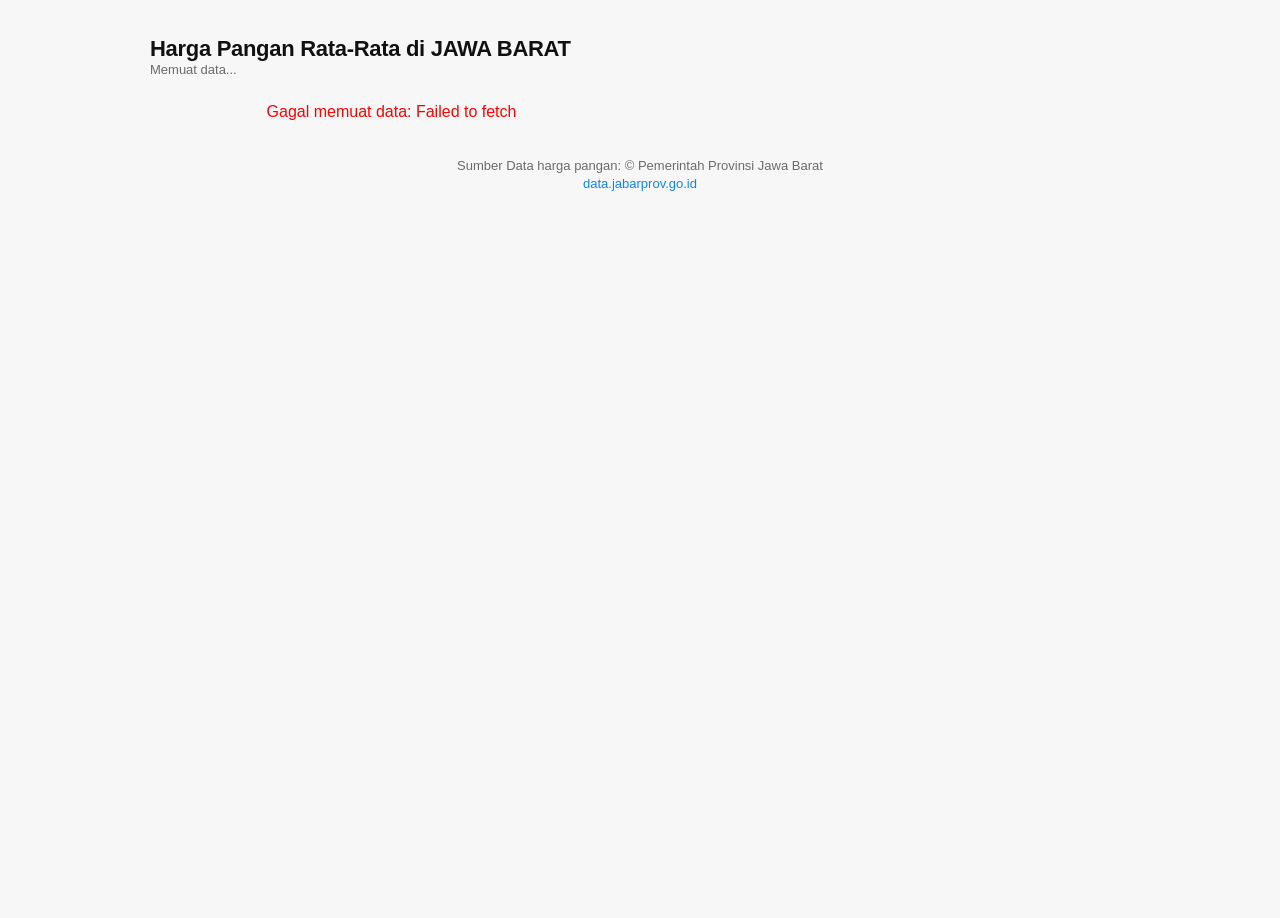
<file: index.html>
<!DOCTYPE html>
<html lang="id">
<head>
  <meta charset="utf-8" />
  <meta name="viewport" content="width=device-width,initial-scale=1" />
  <title>Harga Pangan Rata-Rata di JAWA BARAT</title>
  <style>
    :root{
      --bg:#f7f7f8;
      --card:#ffffff;
      --muted:#6b6b6b;
      --title:#111;
      --accent:#0a84ff;
      --radius:14px;
    }

    html,body{
      height:100%;
      margin:0;
      background:var(--bg);
      font-family: Inter, "Segoe UI", Roboto, "Helvetica Neue", Arial, sans-serif;
      -webkit-font-smoothing:antialiased;
      -moz-osx-font-smoothing:grayscale;
    }

    .wrap{
      max-width:980px;
      margin:18px auto;
      padding:18px;
    }

    header{
      display:flex;
      align-items:center;
      justify-content:space-between;
      gap:12px;
      margin-bottom:10px;
    }

    h1{
      margin:0;
      font-size:22px;
      color:var(--title);
      letter-spacing: -0.3px;
    }

    .meta{
      color:var(--muted);
      font-size:13px;
    }

    /* grid */
    .grid{
      display:grid;
      grid-template-columns: repeat(2, 1fr);
      gap:14px;
    }

    @media (max-width:700px){
      .grid{ grid-template-columns: 1fr; }
    }

    .card{
      background:var(--card);
      border-radius:var(--radius);
      box-shadow: 0 0 0 1px rgba(0,0,0,0.03), 0 6px 18px rgba(12,12,14,0.06);
      overflow:hidden;
      display:flex;
      flex-direction:column;
      min-height:220px;
    }

    .card .imgwrap{
      height:150px;
      overflow:hidden;
      background:linear-gradient(180deg, #f3f3f3, #efefef);
      border-bottom: 1px solid rgba(0,0,0,0.04);
      display:flex;
      align-items:center;
      justify-content:center;
    }

    .card img{
      width:100%;
      height:100%;
      object-fit:cover;
      display:block;
      border-radius:0;
    }

    .card-body{
      padding:16px;
      display:flex;
      flex-direction:column;
      gap:8px;
      flex:1;
    }

    .title{
      font-size:20px;
      margin:0;
      color:var(--title);
      line-height:1.05;
      font-weight:700;
    }

    .price-row{
      display:flex;
      align-items:center;
      gap:10px;
      margin-top:4px;
    }

    .price{
      font-size:18px;
      font-weight:800;
      color:#222;
    }

    .unit{
      color:var(--muted);
      font-weight:600;
      font-size:15px;
    }

    .indicator{
      display:inline-flex;
      align-items:center;
      gap:6px;
      font-size:13px;
      font-weight:700;
    }

    /* small arrow icons */
    .arrow-up svg, .arrow-down svg, .arrow-same svg {
      width:16px;
      height:16px;
      display:block;
    }

    .arrow-up { color:#059669; } /* green */
    .arrow-down { color:#e11d48; } /* red */
    .arrow-same { color:#9ca3af; } /* gray */

    .footer-note{
      text-align:center;
      margin-top:20px;
      color:var(--muted);
      font-size:13px;
      line-height:1.4;
    }

    #pagination-controls button {
      padding: 6px 14px;
      margin: 0 5px;
      border: none;
      border-radius: 8px;
      background: var(--accent);
      color: white;
      font-weight: 600;
      cursor: pointer;
    }
    #pagination-controls button:disabled {
      background: #ccc;
      cursor: not-allowed;
    }
  </style>
</head>
<body>
  <div class="wrap">
    <header>
      <div>
        <h1>Harga Pangan Rata-Rata di JAWA BARAT</h1>
        <div class="meta" id="last-update">Memuat data...</div>
      </div>
      <div style="text-align:right;">
        <div class="meta"></div>
      </div>
    </header>

    <main>
      <div class="grid" id="data-container">
        <!-- cards akan di-render oleh script.js -->
      </div>

      <p class="footer-note">
        Sumber Data harga pangan: © Pemerintah Provinsi Jawa Barat<br>
        <a style="color:#0a84ff;text-decoration:none;">data.jabarprov.go.id</a>
      </p>
    </main>
  </div>

  <script src="script.js"></script>
</body>
</html>
</file>
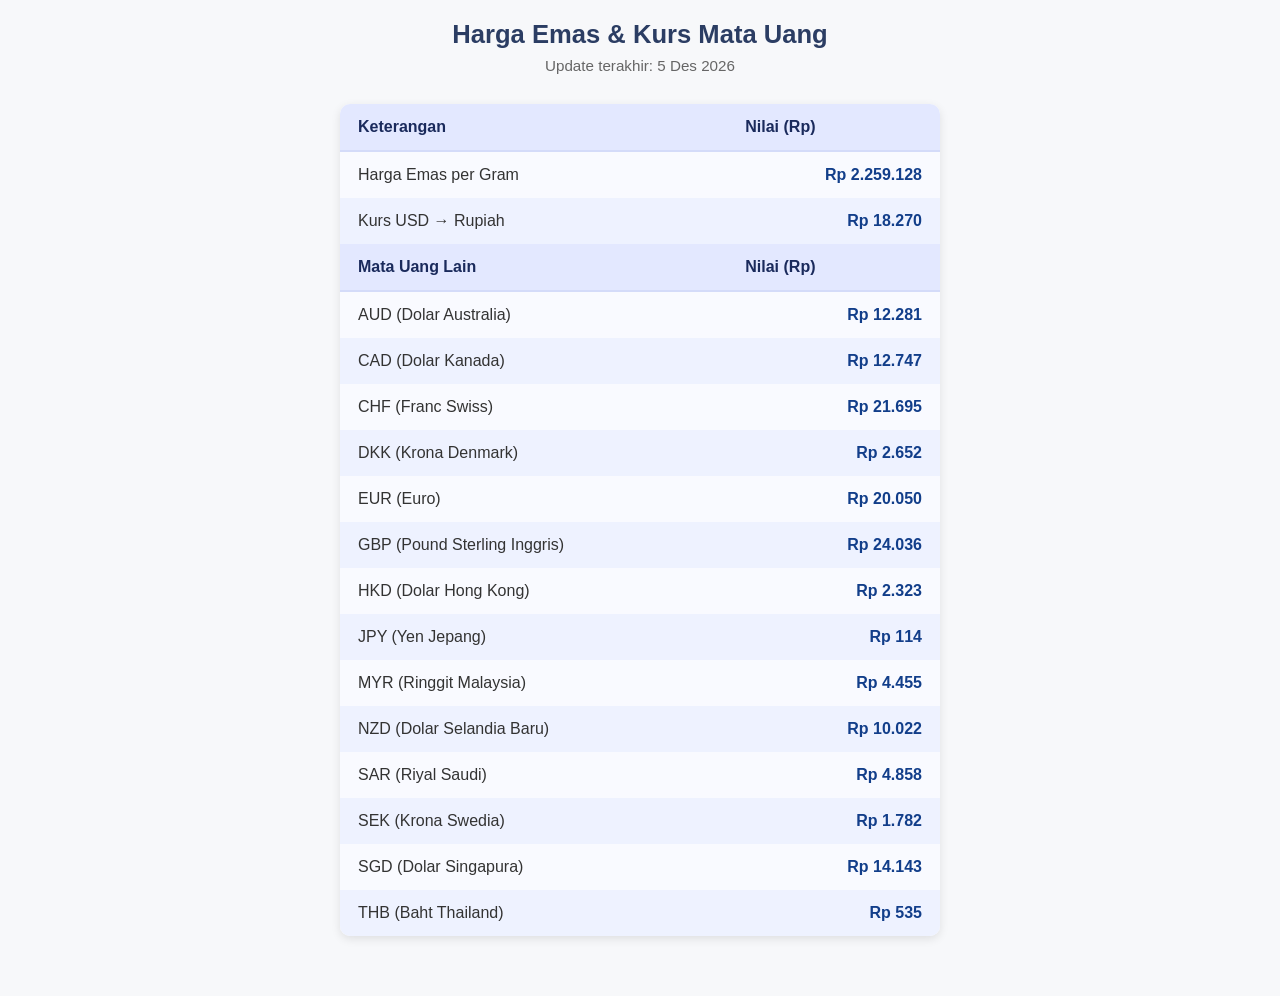
<file: panganemas/hargaemaskurs.html>
<!DOCTYPE html>
<html lang="id">
<head>
  <meta charset="UTF-8">
  <meta name="viewport" content="width=device-width,initial-scale=1.0">
  <title>Harga Emas & Kurs Mata Uang</title>
  <style>
    * { margin: 0; padding: 0; box-sizing: border-box; }

    body {
      font-family: "Segoe UI", Tahoma, Verdana, sans-serif;
      background: #f7f8fa;
      color: #222;
      padding: 20px;
      display: flex;
      flex-direction: column;
      align-items: center;
      min-height: 100vh;
    }

    header {
      text-align: center;
      margin-bottom: 30px;
    }
    header h1 {
      font-size: 1.6rem;
      color: #2b3d63;
      margin-bottom: 8px;
    }
    #update-info {
      color: #666;
      font-size: 0.95rem;
    }

    .table-section {
      width: 100%;
      max-width: 600px;
    }

    table {
      width: 100%;
      border-collapse: collapse;
      border-radius: 10px;
      overflow: hidden;
      background: #fff;
      box-shadow: 0 3px 10px rgba(0,0,0,0.1);
    }

    thead {
      background-color: #e3e8ff;
    }
    th, td {
      padding: 14px 18px;
      font-size: 1rem;
    }
    th {
      text-align: left;
      color: #1a2a5c;
      font-weight: 600;
      border-bottom: 2px solid #d4dbf9;
    }
    td:nth-child(1) { color: #333; }
    td:nth-child(2) { text-align: right; font-weight: bold; color: #123e8a; }

    tbody tr:nth-child(odd) { background-color: #f9faff; }
    tbody tr:nth-child(even) { background-color: #eef2ff; }
    tbody tr:hover { background-color: #dbe3ff; transition: background 0.2s ease; }

    footer { text-align: center; margin-top: 40px; color: #777; font-size: 0.9rem; }
  </style>
</head>
<body>

  <header>
    <h1>Harga Emas & Kurs Mata Uang</h1>
    <p id="update-info">Memuat data terbaru...</p>
  </header>

  <section class="table-section">
    <table id="tabel-utama">
      <thead>
        <tr>
          <th>Keterangan</th>
          <th>Nilai (Rp)</th>
        </tr>
      </thead>
      <tbody id="tbody-main">
        <tr>
          <td>Harga Emas per Gram</td>
          <td id="harga-emas">-</td>
        </tr>
        <tr>
          <td>Kurs USD → Rupiah</td>
          <td id="kurs-usd">-</td>
        </tr>
      </tbody>

      <thead>
        <tr>
          <th>Mata Uang Lain</th>
          <th>Nilai (Rp)</th>
        </tr>
      </thead>
      <tbody id="tbody-kurs">
        <!-- Baris kurs lain diisi otomatis dari JS -->
      </tbody>
    </table>
  </section>

  <footer></footer>

  <script src="script.js"></script>
</body>
</html>
</file>
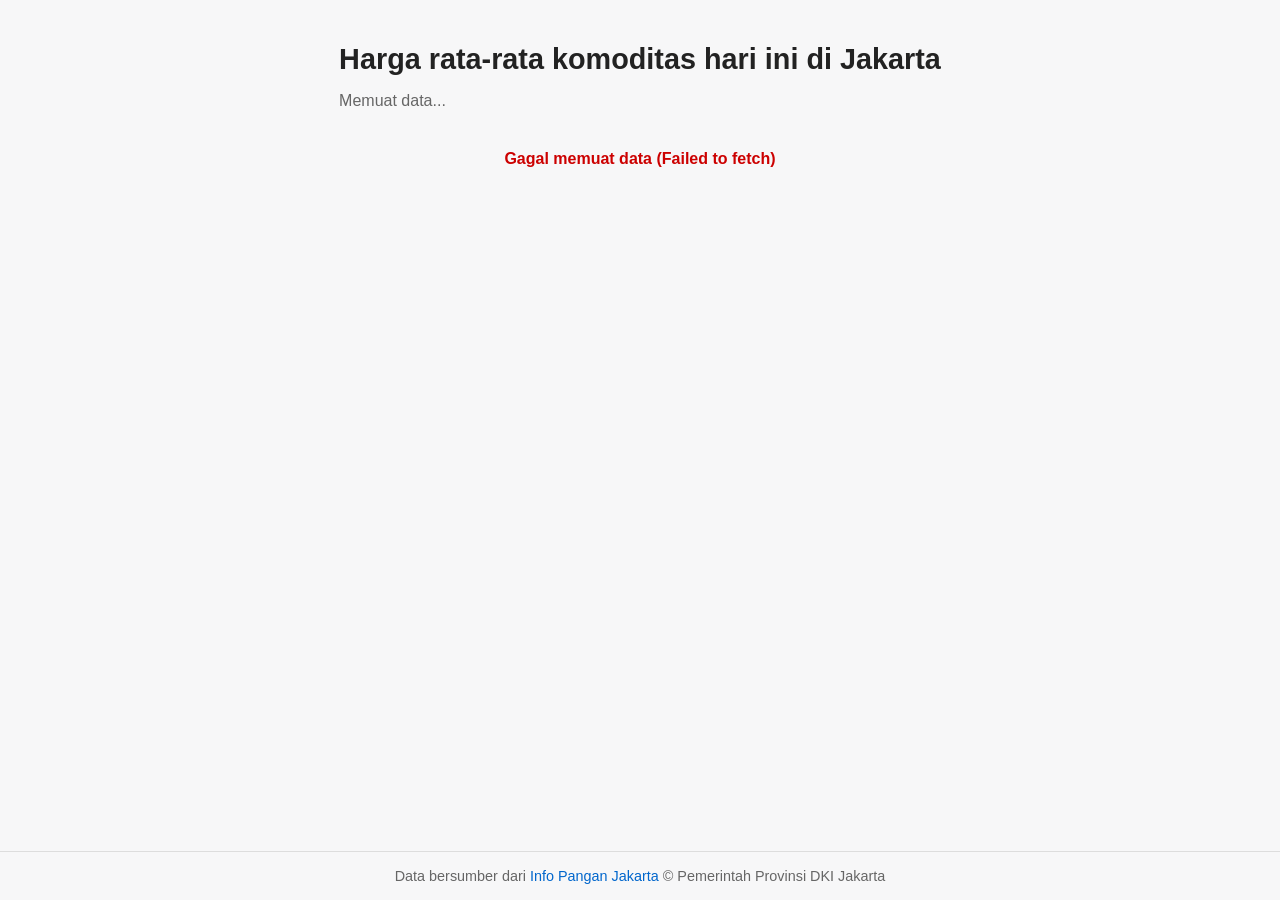
<file: panganjakarta/panganjakarta.html>
<!DOCTYPE html>
<html lang="id">
<head>
  <meta charset="utf-8" />
  <meta name="viewport" content="width=device-width, initial-scale=1" />
  <title>Harga Pangan Jakarta</title>
  <style>
    :root {
      --bg: #f7f7f8;
      --card: #ffffff;
      --green: #d9f7df;
      --red: #ffe5e5;
      --text: #222;
      --muted: #666;
    }

    body {
      margin: 0;
      font-family: "Segoe UI", Roboto, sans-serif;
      background: var(--bg);
      color: var(--text);
      display: flex;
      flex-direction: column;
      min-height: 100vh;
    }

    .container {
      max-width: 1200px;
      margin: 0 auto;
      padding: 1.5rem;
      flex: 1;
    }

    h1 {
      font-size: 1.8rem;
      font-weight: 700;
      margin-bottom: 0.25rem;
    }

    #subtitle {
      color: var(--muted);
      margin-bottom: 1.5rem;
    }

    .grid {
      display: grid;
      grid-template-columns: repeat(auto-fit, minmax(180px, 1fr));
      gap: 1rem;
    }

    .card {
      background: var(--card);
      border-radius: 16px;
      padding: 1rem;
      text-align: center;
      box-shadow: 0 1px 4px rgba(0,0,0,0.08);
      transition: transform 0.2s ease;
    }

    .card:hover {
      transform: translateY(-4px);
    }

    .card h3 {
      font-size: 1rem;
      margin-bottom: 0.5rem;
      min-height: 48px;
    }

    .price {
      font-weight: 600;
      margin-bottom: 0.5rem;
    }

    .status {
      border-radius: 8px;
      padding: 6px;
      font-size: 0.9rem;
      display: inline-block;
      font-weight: 500;
    }

    .status.fall {
      background: var(--green);
      color: #097a3e;
    }

    .status.rise {
      background: var(--red);
      color: #a91414;
    }

    footer {
      text-align: center;
      color: var(--muted);
      font-size: 0.9rem;
      padding: 1rem;
      border-top: 1px solid #ddd;
    }

    footer a {
      color: #0066cc;
      text-decoration: none;
    }

    footer a:hover {
      text-decoration: underline;
    }

    .error {
      text-align: center;
      color: #c00;
      font-weight: bold;
    }
  </style>
</head>
<body>
  <main class="container">
    <h1>Harga rata-rata komoditas hari ini di Jakarta</h1>
    <p id="subtitle">Memuat data...</p>
    <div id="commodity-list" class="grid"></div>
  </main>

  <footer>
    Data bersumber dari <a>Info Pangan Jakarta</a> © Pemerintah Provinsi DKI Jakarta
  </footer>

  <script>
    const API_URL = "https://infopangan.jakarta.go.id/api2/v1/public/master-data/commodities?date=";
    const listContainer = document.getElementById("commodity-list");
    const subtitle = document.getElementById("subtitle");

    async function fetchData() {
      try {
        const response = await fetch(API_URL);
        const json = await response.json();
        if (json.status !== 200) throw new Error("Gagal ambil data");

        const items = json.data.data;
        const date = json.data.selected_price_date;

        subtitle.textContent = `Harga Hari ini ${new Date(date).toLocaleDateString("id-ID", { day: "2-digit", month: "short", year: "numeric" })}`;

        renderItems(items);
      } catch (err) {
        listContainer.innerHTML = `<p class="error">Gagal memuat data (${err.message})</p>`;
      }
    }

    function renderItems(items) {
      listContainer.innerHTML = "";
      items.forEach(item => {
        const diff = item.newest_price - item.prev_price;
        const diffText = diff > 0 ? `Naik Rp ${diff.toLocaleString("id-ID")}` : `Turun Rp ${Math.abs(diff).toLocaleString("id-ID")}`;
        const isRise = diff > 0;

        const card = document.createElement("div");
        card.className = "card";
        card.innerHTML = `
          <h3>${item.name}</h3>
          <p class="price">Rp ${item.newest_price.toLocaleString("id-ID")}/${item.unit}</p>
          <div class="status ${isRise ? "rise" : "fall"}">
            <span>${isRise ? "↑" : "↓"} ${diffText}</span>
          </div>
        `;
        listContainer.appendChild(card);
      });
    }

    fetchData();
  </script>
</body>
</html>
</file>
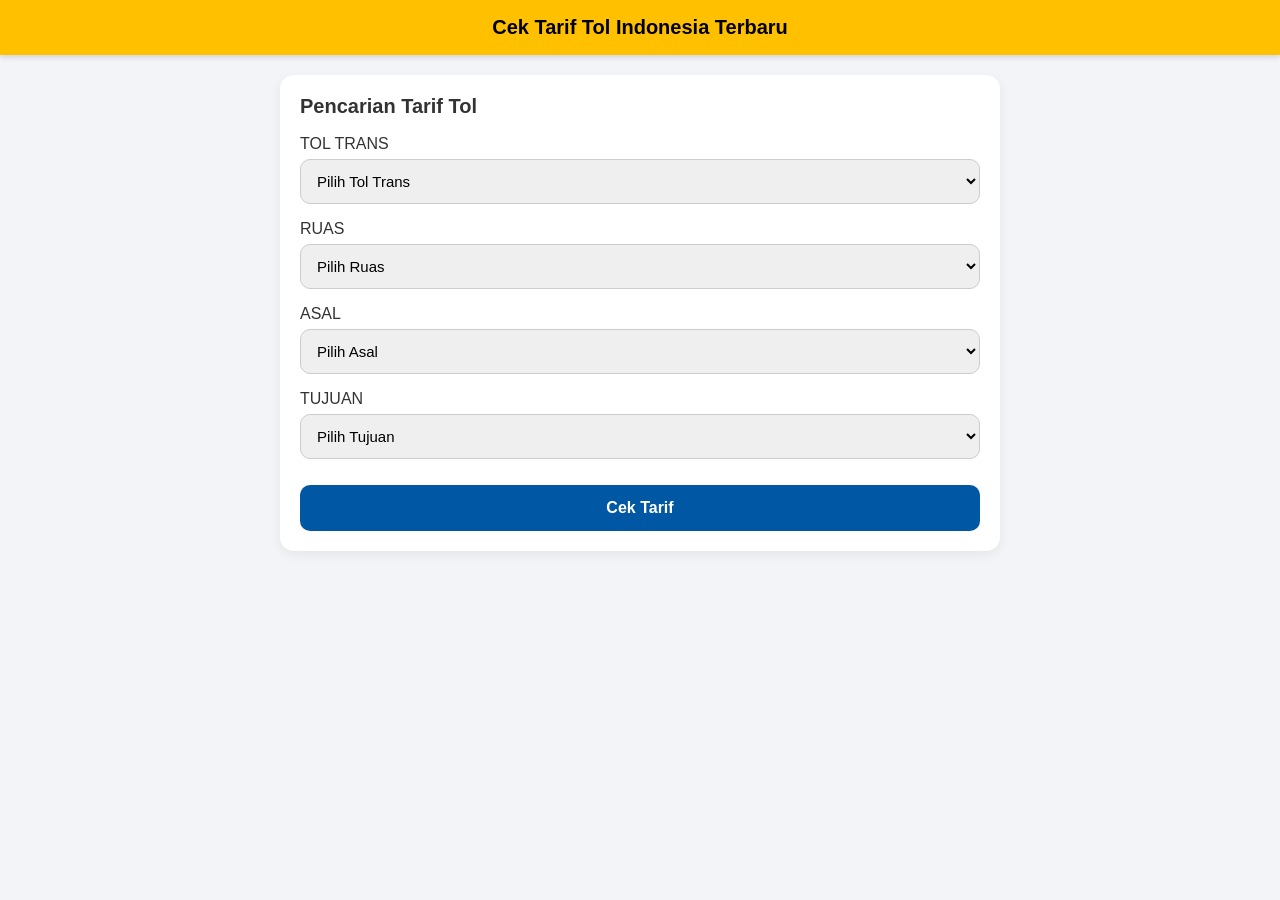
<file: tariftol/tariftol.html>
<!DOCTYPE html>
<html lang="id">
<head>
<meta charset="UTF-8" />
<meta name="viewport" content="width=device-width, initial-scale=1.0" />
<title>Cek Tarif Tol Indonesia Terbaru</title>

<style>
    body {
        margin: 0;
        font-family: "Inter", sans-serif;
        background: #f2f4f7;
        color: #333;
    }

    header {
        background: #ffc000;
        color: black;
        padding: 16px 20px;
        font-size: 20px;
        font-weight: 600;
        text-align: center;
        box-shadow: 0 2px 6px rgba(0,0,0,0.15);
    }

    .container {
        max-width: 720px;
        margin: auto;
        padding: 20px;
    }

    .card {
        background: white;
        padding: 20px;
        border-radius: 14px;
        box-shadow: 0 4px 12px rgba(0,0,0,0.06);
        margin-bottom: 20px;
    }

    h2 {
        margin-top: 0;
        font-size: 20px;
        font-weight: 600;
    }

    label {
        display: block;
        margin-bottom: 6px;
        font-weight: 500;
    }

    select {
        width: 100%;
        padding: 12px;
        border-radius: 10px;
        border: 1px solid #ccc;
        font-size: 15px;
        margin-bottom: 16px;
        transition: border-color .2s;
    }

    select:focus {
        border-color: #0057a3;
        outline: none;
    }

    button {
        width: 100%;
        background: #0057a3;
        color: white;
        padding: 14px;
        border: none;
        border-radius: 10px;
        font-size: 16px;
        font-weight: 600;
        cursor: pointer;
        margin-top: 10px;
        transition: background .25s;
    }

    button:hover {
        background: #00447f;
    }

    #output {
        display: none;
        margin-top: 22px;
        padding: 22px;
        background: #ffffff;
        border-radius: 14px;
        box-shadow: 0 4px 14px rgba(0,0,0,0.07);
        animation: fadeIn 0.3s ease-out;
    }

    #output p {
        margin: 6px 0;
        font-size: 15px;
    }

    #output h3 {
        margin-top: 0;
        font-size: 22px;
        margin-bottom: 12px;
        border-bottom: 1px solid #eee;
        padding-bottom: 6px;
    }

    @keyframes fadeIn {
        from { opacity: 0; transform: translateY(6px); }
        to { opacity: 1; transform: translateY(0); }
    }

    /* Mobile */
    @media (max-width: 600px) {
        .card, #output {
            padding: 18px;
        }
        select, button {
            font-size: 15px;
        }
    }
</style>

</head>
<body>

<header>
    Cek Tarif Tol Indonesia Terbaru
</header>

<div class="container">

    <div class="card">
        <h2>Pencarian Tarif Tol</h2>

        <label for="toltrans">TOL TRANS</label>
        <select id="toltrans">
            <option value="">Memuat...</option>
        </select>

        <label for="ruas">RUAS</label>
        <select id="ruas">
            <option value="">Pilih Tol Trans terlebih dahulu</option>
        </select>

        <label for="asal">ASAL</label>
        <select id="asal">
            <option value="">Pilih Ruas terlebih dahulu</option>
        </select>

        <label for="tujuan">TUJUAN</label>
        <select id="tujuan">
            <option value="">Pilih Asal terlebih dahulu</option>
        </select>

        <button onclick="cekTarif()">Cek Tarif</button>
    </div>

    <div id="output"></div>

</div>

<script src="tariftol.js"></script>
</body>
</html>
</file>
